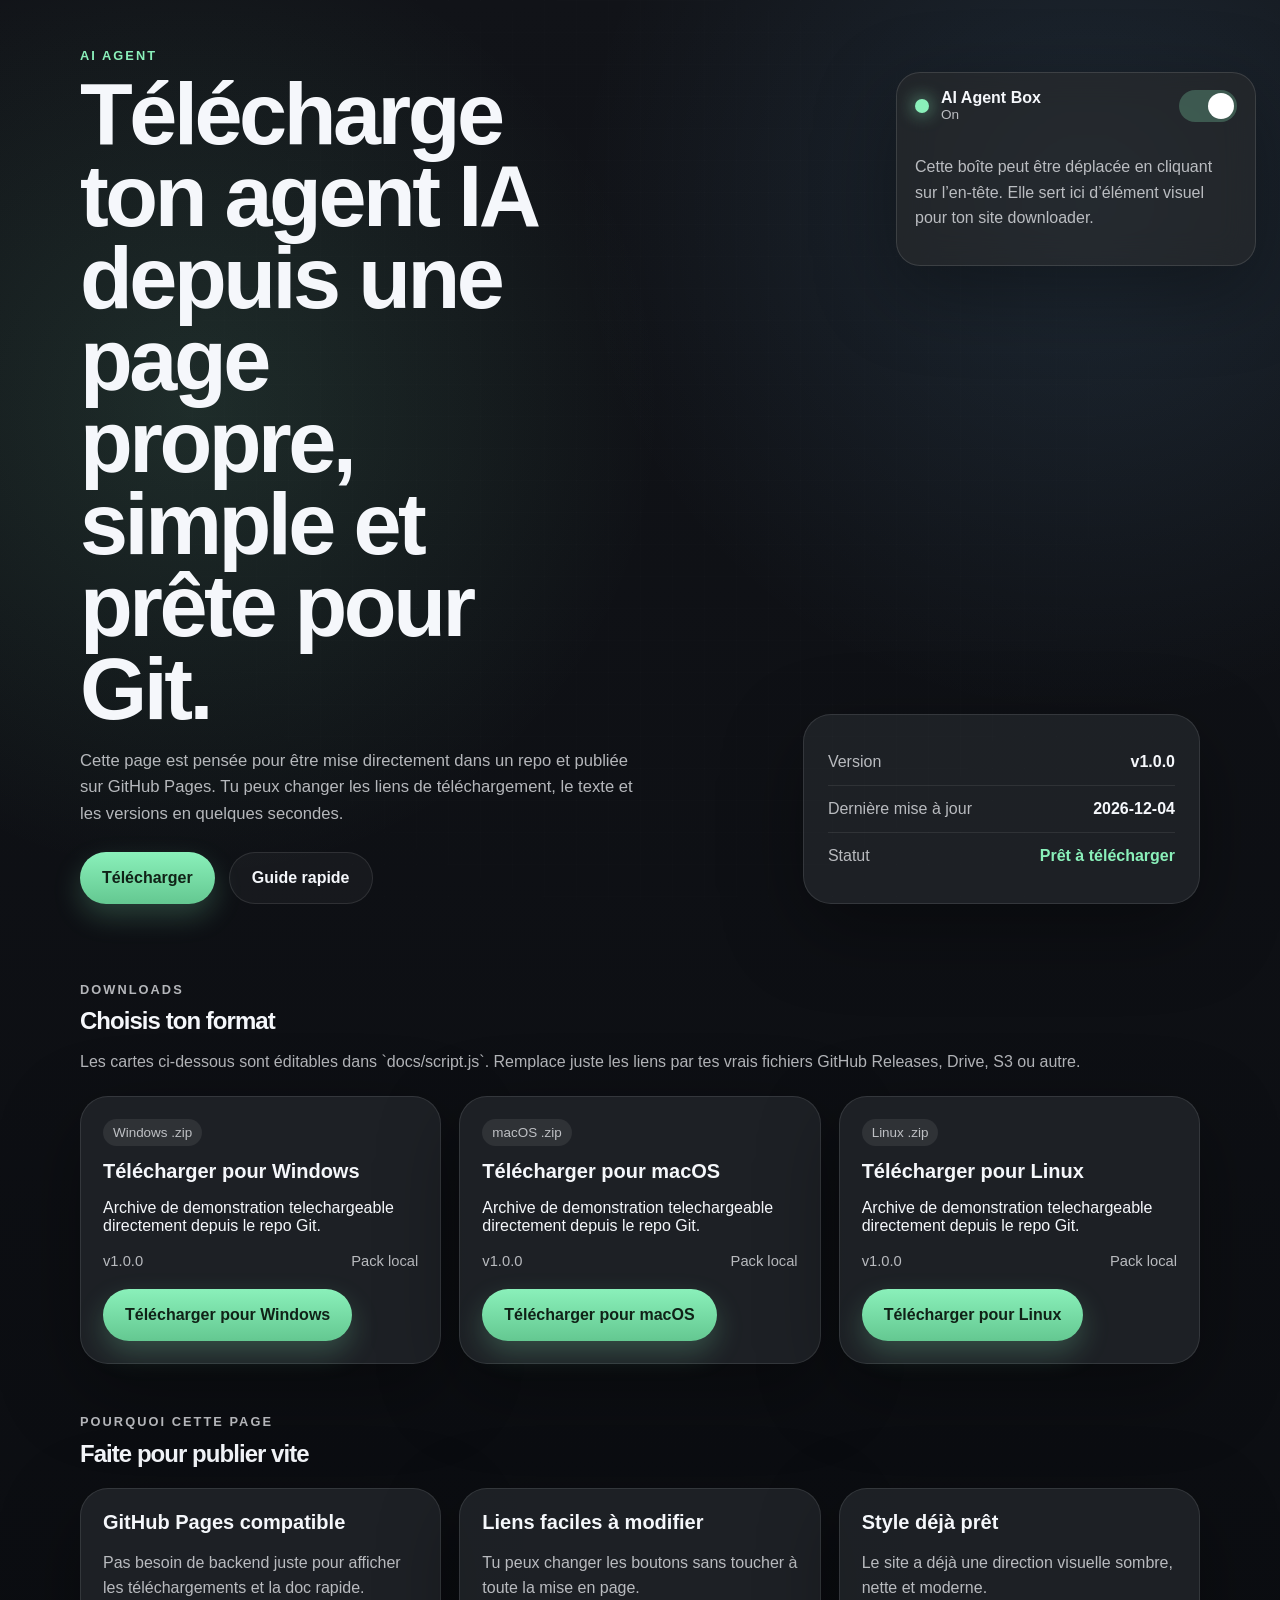
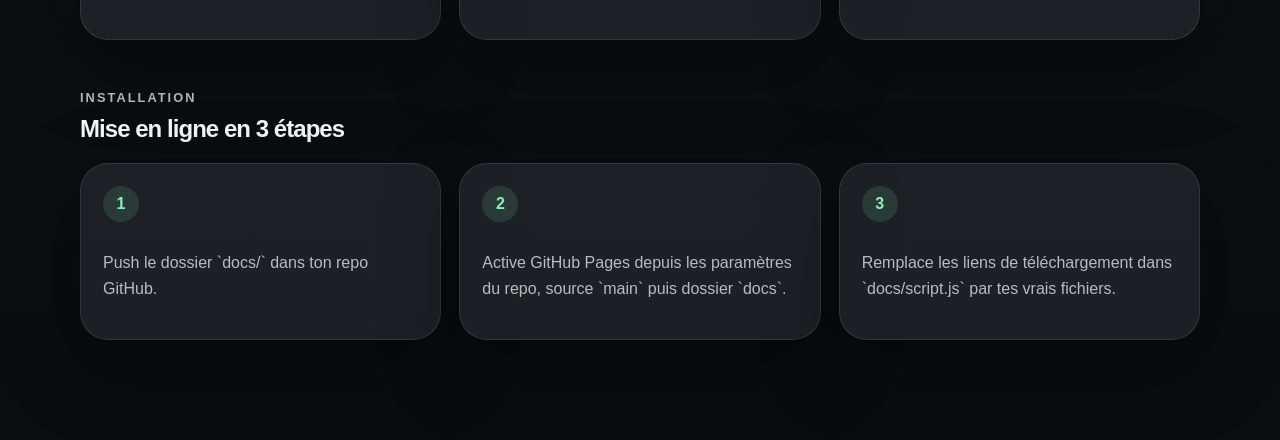
<file: docs/index.html>
<!DOCTYPE html>
<html lang="fr">
  <head>
    <meta charset="UTF-8" />
    <meta name="viewport" content="width=device-width, initial-scale=1.0" />
    <title>AI Agent Downloader</title>
    <meta
      name="description"
      content="Page de téléchargement prête à publier sur GitHub pour ton projet AI Agent."
    />
    <link rel="stylesheet" href="./styles.css" />
  </head>
  <body>
    <div class="background-grid"></div>

    <header class="hero">
      <div class="hero-copy">
        <p class="eyebrow">AI Agent</p>
        <h1>Télécharge ton agent IA depuis une page propre, simple et prête pour Git.</h1>
        <p class="hero-text">
          Cette page est pensée pour être mise directement dans un repo et publiée sur GitHub Pages.
          Tu peux changer les liens de téléchargement, le texte et les versions en quelques secondes.
        </p>
        <div class="hero-actions">
          <a class="primary-button" href="#downloads">Télécharger</a>
          <a class="secondary-button" href="#install">Guide rapide</a>
        </div>
      </div>

      <div class="hero-panel">
        <div class="panel-row">
          <span class="panel-label">Version</span>
          <span class="panel-value" id="currentVersion">v1.0.0</span>
        </div>
        <div class="panel-row">
          <span class="panel-label">Dernière mise à jour</span>
          <span class="panel-value" id="lastUpdated">2026-05-06</span>
        </div>
        <div class="panel-row">
          <span class="panel-label">Statut</span>
          <span class="panel-value live">Prêt à télécharger</span>
        </div>
      </div>
    </header>

    <main>
      <section class="downloads" id="downloads">
        <div class="section-heading">
          <p class="eyebrow">Downloads</p>
          <h2>Choisis ton format</h2>
          <p>
            Les cartes ci-dessous sont éditables dans `docs/script.js`. Remplace juste les liens par
            tes vrais fichiers GitHub Releases, Drive, S3 ou autre.
          </p>
        </div>

        <div class="download-grid" id="downloadGrid"></div>
      </section>

      <section class="features">
        <div class="section-heading">
          <p class="eyebrow">Pourquoi cette page</p>
          <h2>Faite pour publier vite</h2>
        </div>

        <div class="feature-grid">
          <article class="feature-card">
            <h3>GitHub Pages compatible</h3>
            <p>Pas besoin de backend juste pour afficher les téléchargements et la doc rapide.</p>
          </article>
          <article class="feature-card">
            <h3>Liens faciles à modifier</h3>
            <p>Tu peux changer les boutons sans toucher à toute la mise en page.</p>
          </article>
          <article class="feature-card">
            <h3>Style déjà prêt</h3>
            <p>Le site a déjà une direction visuelle sombre, nette et moderne.</p>
          </article>
        </div>
      </section>

      <section class="install" id="install">
        <div class="section-heading">
          <p class="eyebrow">Installation</p>
          <h2>Mise en ligne en 3 étapes</h2>
        </div>

        <div class="steps">
          <article class="step">
            <span class="step-number">1</span>
            <p>Push le dossier `docs/` dans ton repo GitHub.</p>
          </article>
          <article class="step">
            <span class="step-number">2</span>
            <p>Active GitHub Pages depuis les paramètres du repo, source `main` puis dossier `docs`.</p>
          </article>
          <article class="step">
            <span class="step-number">3</span>
            <p>Remplace les liens de téléchargement dans `docs/script.js` par tes vrais fichiers.</p>
          </article>
        </div>
      </section>
    </main>

    <section class="widget" id="widget">
      <div class="widget-header" id="dragHandle">
        <div class="widget-title-wrap">
          <div class="widget-orb"></div>
          <div>
            <p class="widget-title">AI Agent Box</p>
            <p class="widget-status" id="widgetStatus">On</p>
          </div>
        </div>
        <button class="switch" id="powerSwitch" type="button" aria-label="Activer ou desactiver">
          <span class="switch-thumb"></span>
        </button>
      </div>

      <div class="widget-body">
        <p>
          Cette boîte peut être déplacée en cliquant sur l’en-tête. Elle sert ici d’élément visuel pour
          ton site downloader.
        </p>
      </div>
    </section>

    <script src="./script.js"></script>
  </body>
</html>
</file>
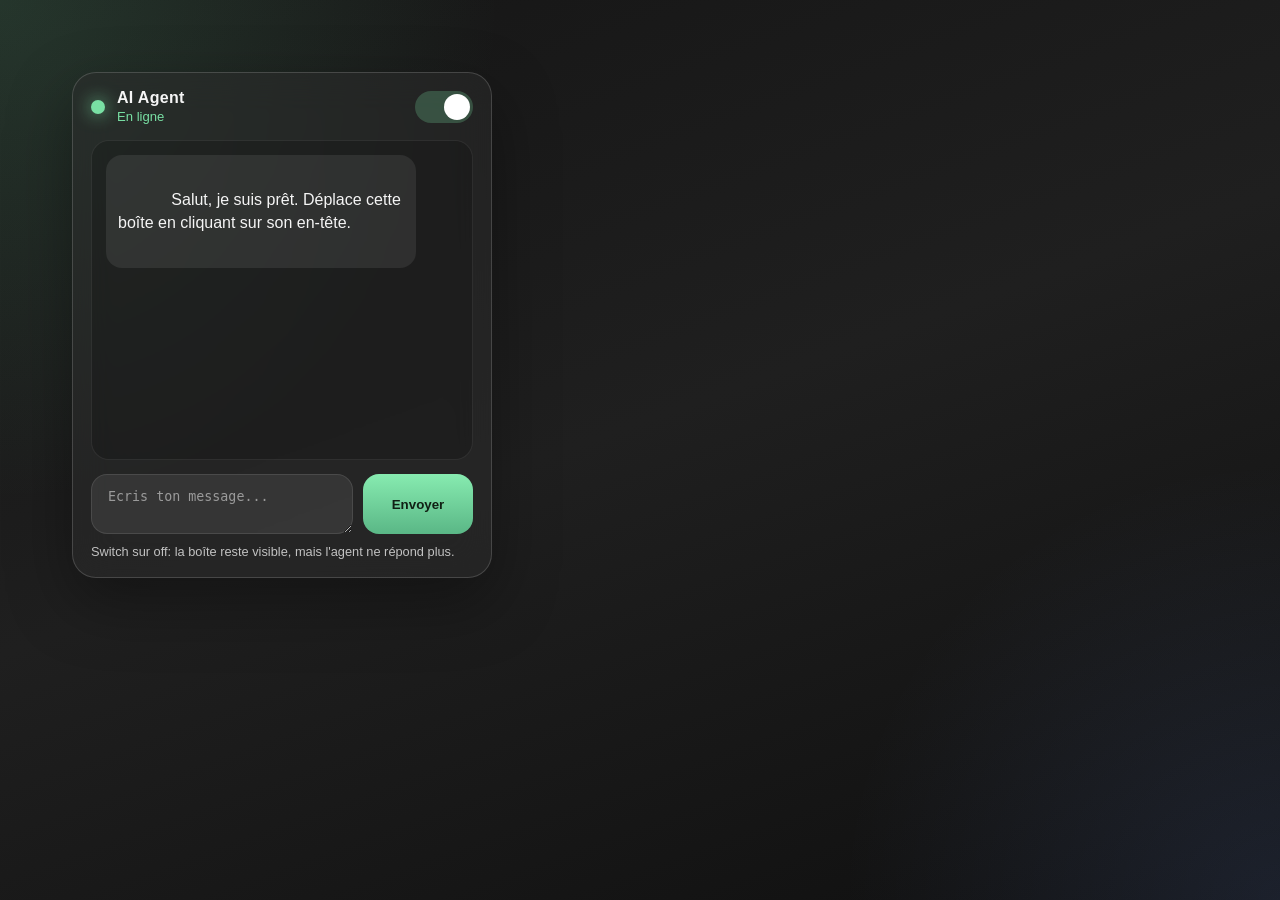
<file: templates/index.html>
<!DOCTYPE html>
<html lang="fr">
  <head>
    <meta charset="UTF-8" />
    <meta name="viewport" content="width=device-width, initial-scale=1.0" />
    <title>AI Agent</title>
    <style>
      :root {
        --panel-bg: rgba(45, 45, 45, 0.5);
        --panel-border: rgba(255, 255, 255, 0.16);
        --panel-shadow: 0 24px 64px rgba(0, 0, 0, 0.35);
        --text-main: #f5f5f5;
        --text-soft: rgba(255, 255, 255, 0.72);
        --accent: #79e0a4;
        --accent-off: #7a7a7a;
        --surface: rgba(255, 255, 255, 0.08);
        --surface-strong: rgba(255, 255, 255, 0.12);
      }

      * {
        box-sizing: border-box;
      }

      body {
        margin: 0;
        min-height: 100vh;
        overflow: hidden;
        font-family: "Avenir Next", "Segoe UI", sans-serif;
        background:
          radial-gradient(circle at top left, rgba(121, 224, 164, 0.16), transparent 32%),
          radial-gradient(circle at bottom right, rgba(120, 160, 255, 0.12), transparent 28%),
          linear-gradient(160deg, #151515 0%, #1f1f1f 48%, #0f0f0f 100%);
        color: var(--text-main);
      }

      .widget {
        position: fixed;
        top: 72px;
        left: 72px;
        width: min(420px, calc(100vw - 24px));
        border: 1px solid var(--panel-border);
        border-radius: 24px;
        background: var(--panel-bg);
        backdrop-filter: blur(18px);
        -webkit-backdrop-filter: blur(18px);
        box-shadow: var(--panel-shadow);
        user-select: none;
      }

      .widget.off .widget-body {
        display: none;
      }

      .widget.off .status-text {
        color: var(--text-soft);
      }

      .widget-header {
        display: flex;
        align-items: center;
        justify-content: space-between;
        gap: 16px;
        padding: 16px 18px;
        cursor: grab;
      }

      .widget-header:active {
        cursor: grabbing;
      }

      .title-wrap {
        display: flex;
        align-items: center;
        gap: 12px;
        min-width: 0;
      }

      .orb {
        width: 14px;
        height: 14px;
        border-radius: 999px;
        background: var(--accent);
        box-shadow: 0 0 18px rgba(121, 224, 164, 0.85);
        transition: background 0.2s ease, box-shadow 0.2s ease;
      }

      .widget.off .orb {
        background: var(--accent-off);
        box-shadow: none;
      }

      .title {
        margin: 0;
        font-size: 1rem;
        font-weight: 700;
        letter-spacing: 0.02em;
      }

      .status-text {
        margin: 2px 0 0;
        font-size: 0.82rem;
        color: var(--accent);
      }

      .switch {
        position: relative;
        display: inline-flex;
        align-items: center;
        width: 58px;
        height: 32px;
        padding: 3px;
        border: 0;
        border-radius: 999px;
        background: rgba(121, 224, 164, 0.24);
        cursor: pointer;
        transition: background 0.2s ease;
      }

      .widget.off .switch {
        background: rgba(255, 255, 255, 0.16);
      }

      .switch-thumb {
        width: 26px;
        height: 26px;
        border-radius: 999px;
        background: white;
        transform: translateX(26px);
        transition: transform 0.2s ease;
      }

      .widget.off .switch-thumb {
        transform: translateX(0);
      }

      .widget-body {
        padding: 0 18px 18px;
      }

      .messages {
        height: 320px;
        overflow: auto;
        padding: 14px;
        border-radius: 18px;
        background: rgba(0, 0, 0, 0.18);
        border: 1px solid rgba(255, 255, 255, 0.08);
      }

      .message {
        max-width: 88%;
        margin-bottom: 10px;
        padding: 10px 12px;
        border-radius: 16px;
        line-height: 1.45;
        white-space: pre-wrap;
        word-break: break-word;
      }

      .message.user {
        margin-left: auto;
        background: rgba(121, 224, 164, 0.18);
      }

      .message.assistant {
        background: var(--surface);
      }

      .controls {
        display: grid;
        grid-template-columns: 1fr auto;
        gap: 10px;
        margin-top: 14px;
      }

      .input {
        width: 100%;
        min-height: 52px;
        max-height: 140px;
        resize: vertical;
        padding: 14px 16px;
        border: 1px solid rgba(255, 255, 255, 0.1);
        border-radius: 16px;
        background: rgba(255, 255, 255, 0.08);
        color: var(--text-main);
        outline: none;
      }

      .input::placeholder {
        color: rgba(255, 255, 255, 0.5);
      }

      .send {
        align-self: stretch;
        min-width: 110px;
        padding: 0 16px;
        border: 0;
        border-radius: 16px;
        background: linear-gradient(180deg, #87ebb0 0%, #5ab786 100%);
        color: #102014;
        font-weight: 700;
        cursor: pointer;
      }

      .send:disabled,
      .widget.off .send,
      .widget.off .input {
        cursor: not-allowed;
        opacity: 0.55;
      }

      .footer {
        margin-top: 10px;
        font-size: 0.8rem;
        color: var(--text-soft);
      }

      @media (max-width: 640px) {
        .widget {
          top: 12px;
          left: 12px;
          width: calc(100vw - 24px);
        }

        .messages {
          height: 260px;
        }

        .controls {
          grid-template-columns: 1fr;
        }

        .send {
          min-height: 48px;
        }
      }
    </style>
  </head>
  <body>
    <section class="widget" id="widget">
      <div class="widget-header" id="dragHandle">
        <div class="title-wrap">
          <div class="orb"></div>
          <div>
            <p class="title">AI Agent</p>
            <p class="status-text" id="statusText">En ligne</p>
          </div>
        </div>
        <button class="switch" id="powerSwitch" type="button" aria-label="Activer ou desactiver l'agent">
          <span class="switch-thumb"></span>
        </button>
      </div>

      <div class="widget-body">
        <div class="messages" id="messages">
          <div class="message assistant">
            Salut, je suis prêt. Déplace cette boîte en cliquant sur son en-tête.
          </div>
        </div>

        <div class="controls">
          <textarea
            class="input"
            id="messageInput"
            placeholder="Ecris ton message..."
          ></textarea>
          <button class="send" id="sendButton" type="button">Envoyer</button>
        </div>

        <div class="footer">Switch sur off: la boîte reste visible, mais l'agent ne répond plus.</div>
      </div>
    </section>

    <script>
      const widget = document.getElementById("widget");
      const dragHandle = document.getElementById("dragHandle");
      const powerSwitch = document.getElementById("powerSwitch");
      const statusText = document.getElementById("statusText");
      const messages = document.getElementById("messages");
      const messageInput = document.getElementById("messageInput");
      const sendButton = document.getElementById("sendButton");

      let isOn = true;
      let isDragging = false;
      let pendingDrag = false;
      let dragPointerId = null;
      let dragOffsetX = 0;
      let dragOffsetY = 0;
      let startX = 0;
      let startY = 0;
      const dragThreshold = 6;
      const history = [];

      function clamp(value, min, max) {
        return Math.min(Math.max(value, min), max);
      }

      function setPowerState(nextState) {
        isOn = nextState;
        widget.classList.toggle("off", !isOn);
        statusText.textContent = isOn ? "En ligne" : "Hors ligne";
        messageInput.disabled = !isOn;
        sendButton.disabled = !isOn;
      }

      function resetDragState() {
        pendingDrag = false;
        isDragging = false;
        dragPointerId = null;
      }

      function appendMessage(role, content) {
        const item = document.createElement("div");
        item.className = `message ${role}`;
        item.textContent = content;
        messages.appendChild(item);
        messages.scrollTop = messages.scrollHeight;
      }

      async function sendMessage() {
        const message = messageInput.value.trim();
        if (!isOn || !message) {
          return;
        }

        appendMessage("user", message);
        history.push({ role: "user", content: message });
        messageInput.value = "";
        sendButton.disabled = true;

        try {
          const response = await fetch("/api/chat", {
            method: "POST",
            headers: { "Content-Type": "application/json" },
            body: JSON.stringify({ message, history: history.slice(0, -1) }),
          });

          const payload = await response.json();
          if (!response.ok) {
            throw new Error(payload.error || "Erreur inconnue");
          }

          appendMessage("assistant", payload.reply);
          history.push({ role: "assistant", content: payload.reply });
        } catch (error) {
          appendMessage("assistant", `Erreur: ${error.message}`);
        } finally {
          sendButton.disabled = !isOn;
          messageInput.focus();
        }
      }

      powerSwitch.addEventListener("click", () => {
        setPowerState(!isOn);
      });

      sendButton.addEventListener("click", sendMessage);

      messageInput.addEventListener("keydown", (event) => {
        if (event.key === "Enter" && !event.shiftKey) {
          event.preventDefault();
          sendMessage();
        }
      });

      dragHandle.addEventListener("pointerdown", (event) => {
        if (event.target.closest("button")) {
          return;
        }

        pendingDrag = true;
        isDragging = false;
        dragPointerId = event.pointerId;
        startX = event.clientX;
        startY = event.clientY;
        dragOffsetX = event.clientX - widget.offsetLeft;
        dragOffsetY = event.clientY - widget.offsetTop;
        dragHandle.setPointerCapture(event.pointerId);
      });

      dragHandle.addEventListener("pointermove", (event) => {
        if (event.pointerId !== dragPointerId) {
          return;
        }

        if (pendingDrag) {
          const movedX = Math.abs(event.clientX - startX);
          const movedY = Math.abs(event.clientY - startY);
          if (movedX < dragThreshold && movedY < dragThreshold) {
            return;
          }
          pendingDrag = false;
          isDragging = true;
        }

        if (!isDragging) {
          return;
        }

        const nextLeft = clamp(
          event.clientX - dragOffsetX,
          0,
          window.innerWidth - widget.offsetWidth
        );
        const nextTop = clamp(
          event.clientY - dragOffsetY,
          0,
          window.innerHeight - widget.offsetHeight
        );

        widget.style.left = `${nextLeft}px`;
        widget.style.top = `${nextTop}px`;
      });

      dragHandle.addEventListener("pointerup", (event) => {
        if (event.pointerId !== dragPointerId) {
          return;
        }

        if (dragHandle.hasPointerCapture(event.pointerId)) {
          dragHandle.releasePointerCapture(event.pointerId);
        }
        resetDragState();
      });

      dragHandle.addEventListener("pointercancel", (event) => {
        if (event.pointerId !== dragPointerId) {
          return;
        }
        resetDragState();
      });

      dragHandle.addEventListener("lostpointercapture", () => {
        resetDragState();
      });

      setPowerState(true);
    </script>
  </body>
</html>
</file>
<file: docs/styles.css>
:root {
  --bg: #0f1115;
  --bg-soft: #171b22;
  --panel: rgba(34, 37, 42, 0.82);
  --panel-strong: rgba(49, 53, 60, 0.92);
  --widget-bg: rgba(45, 45, 45, 0.5);
  --border: rgba(255, 255, 255, 0.1);
  --text: #f5f7fb;
  --text-soft: rgba(245, 247, 251, 0.72);
  --accent: #8af0ba;
  --accent-2: #7ec8ff;
  --danger-off: #7d7d7d;
  --shadow: 0 25px 80px rgba(0, 0, 0, 0.35);
  --radius-xl: 28px;
  --radius-lg: 22px;
  --radius-md: 16px;
}

* {
  box-sizing: border-box;
}

html {
  scroll-behavior: smooth;
}

body {
  margin: 0;
  min-height: 100vh;
  overflow-x: hidden;
  font-family: "Avenir Next", "Segoe UI", sans-serif;
  background:
    radial-gradient(circle at 15% 20%, rgba(138, 240, 186, 0.12), transparent 24%),
    radial-gradient(circle at 85% 10%, rgba(126, 200, 255, 0.12), transparent 24%),
    linear-gradient(180deg, #111318 0%, #0a0c10 100%);
  color: var(--text);
}

.background-grid {
  position: fixed;
  inset: 0;
  pointer-events: none;
  opacity: 0.2;
  background-image:
    linear-gradient(rgba(255, 255, 255, 0.05) 1px, transparent 1px),
    linear-gradient(90deg, rgba(255, 255, 255, 0.05) 1px, transparent 1px);
  background-size: 32px 32px;
  mask-image: radial-gradient(circle at center, black 45%, transparent 95%);
}

.hero,
main {
  width: min(1120px, calc(100vw - 32px));
  margin: 0 auto;
}

.hero {
  display: grid;
  grid-template-columns: 1.4fr 0.8fr;
  gap: 28px;
  padding: 48px 0 28px;
}

.eyebrow {
  margin: 0 0 10px;
  color: var(--accent);
  text-transform: uppercase;
  letter-spacing: 0.16em;
  font-size: 0.8rem;
  font-weight: 700;
}

.hero h1,
.section-heading h2 {
  margin: 0;
  line-height: 0.95;
  letter-spacing: -0.04em;
}

.hero h1 {
  font-size: clamp(2.8rem, 7vw, 5.4rem);
  max-width: 10ch;
}

.hero-text,
.section-heading p,
.feature-card p,
.step p,
.widget-body p {
  color: var(--text-soft);
  line-height: 1.6;
}

.hero-text {
  max-width: 60ch;
  margin: 18px 0 0;
  font-size: 1.04rem;
}

.hero-actions {
  display: flex;
  gap: 14px;
  margin-top: 24px;
}

.primary-button,
.secondary-button,
.download-button {
  display: inline-flex;
  align-items: center;
  justify-content: center;
  min-height: 52px;
  padding: 0 22px;
  border-radius: 999px;
  text-decoration: none;
  font-weight: 700;
  transition: transform 0.18s ease, box-shadow 0.18s ease, background 0.18s ease;
}

.primary-button,
.download-button {
  background: linear-gradient(180deg, var(--accent) 0%, #64c891 100%);
  color: #102217;
  box-shadow: 0 12px 28px rgba(138, 240, 186, 0.22);
}

.secondary-button {
  border: 1px solid var(--border);
  background: rgba(255, 255, 255, 0.04);
  color: var(--text);
}

.primary-button:hover,
.secondary-button:hover,
.download-button:hover {
  transform: translateY(-2px);
}

.hero-panel,
.download-card,
.feature-card,
.step {
  background: var(--panel);
  border: 1px solid var(--border);
  border-radius: var(--radius-xl);
  box-shadow: var(--shadow);
}

.hero-panel {
  padding: 24px;
  align-self: end;
}

.panel-row {
  display: flex;
  justify-content: space-between;
  gap: 12px;
  padding: 14px 0;
  border-bottom: 1px solid rgba(255, 255, 255, 0.08);
}

.panel-row:last-child {
  border-bottom: 0;
}

.panel-label {
  color: var(--text-soft);
}

.panel-value {
  font-weight: 700;
}

.live {
  color: var(--accent);
}

main {
  padding-bottom: 100px;
}

section {
  margin-top: 48px;
}

.section-heading {
  margin-bottom: 22px;
}

.download-grid,
.feature-grid,
.steps {
  display: grid;
  gap: 18px;
}

.download-grid {
  grid-template-columns: repeat(3, minmax(0, 1fr));
}

.feature-grid {
  grid-template-columns: repeat(3, minmax(0, 1fr));
}

.steps {
  grid-template-columns: repeat(3, minmax(0, 1fr));
}

.download-card {
  padding: 22px;
}

.download-badge {
  display: inline-flex;
  margin-bottom: 14px;
  padding: 6px 10px;
  border-radius: 999px;
  background: rgba(255, 255, 255, 0.08);
  color: var(--text-soft);
  font-size: 0.84rem;
}

.download-card h3,
.feature-card h3 {
  margin: 0 0 10px;
  font-size: 1.25rem;
}

.download-meta {
  display: flex;
  justify-content: space-between;
  gap: 12px;
  margin: 18px 0 20px;
  color: var(--text-soft);
  font-size: 0.92rem;
}

.feature-card,
.step {
  padding: 22px;
}

.step-number {
  display: inline-flex;
  width: 36px;
  height: 36px;
  align-items: center;
  justify-content: center;
  border-radius: 999px;
  margin-bottom: 12px;
  background: rgba(138, 240, 186, 0.12);
  color: var(--accent);
  font-weight: 700;
}

.widget {
  position: fixed;
  top: 24px;
  right: 24px;
  width: min(360px, calc(100vw - 24px));
  background: var(--widget-bg);
  border: 1px solid rgba(255, 255, 255, 0.12);
  border-radius: 24px;
  backdrop-filter: blur(16px);
  -webkit-backdrop-filter: blur(16px);
  box-shadow: var(--shadow);
  user-select: none;
}

.widget.off .widget-orb {
  background: var(--danger-off);
  box-shadow: none;
}

.widget.off .switch {
  background: rgba(255, 255, 255, 0.14);
}

.widget.off .switch-thumb {
  transform: translateX(0);
}

.widget-header {
  display: flex;
  align-items: center;
  justify-content: space-between;
  gap: 12px;
  padding: 16px 18px;
  cursor: grab;
}

.widget-header:active {
  cursor: grabbing;
}

.widget-title-wrap {
  display: flex;
  align-items: center;
  gap: 12px;
}

.widget-orb {
  width: 14px;
  height: 14px;
  border-radius: 999px;
  background: var(--accent);
  box-shadow: 0 0 18px rgba(138, 240, 186, 0.8);
}

.widget-title,
.widget-status {
  margin: 0;
}

.widget-title {
  font-weight: 700;
}

.widget-status {
  font-size: 0.85rem;
  color: var(--text-soft);
}

.widget-body {
  padding: 0 18px 18px;
}

.switch {
  position: relative;
  display: inline-flex;
  width: 58px;
  height: 32px;
  padding: 3px;
  border: 0;
  border-radius: 999px;
  background: rgba(138, 240, 186, 0.25);
  cursor: pointer;
}

.switch-thumb {
  width: 26px;
  height: 26px;
  border-radius: 999px;
  background: white;
  transform: translateX(26px);
  transition: transform 0.2s ease;
}

@media (max-width: 960px) {
  .hero {
    grid-template-columns: 1fr;
  }

  .download-grid,
  .feature-grid,
  .steps {
    grid-template-columns: 1fr;
  }
}

@media (max-width: 640px) {
  .hero,
  main {
    width: min(1120px, calc(100vw - 20px));
  }

  .hero {
    padding-top: 28px;
  }

  .hero-actions {
    flex-direction: column;
  }

  .widget {
    top: auto;
    right: auto;
    left: 10px;
    bottom: 10px;
    width: calc(100vw - 20px);
  }
}
</file>
